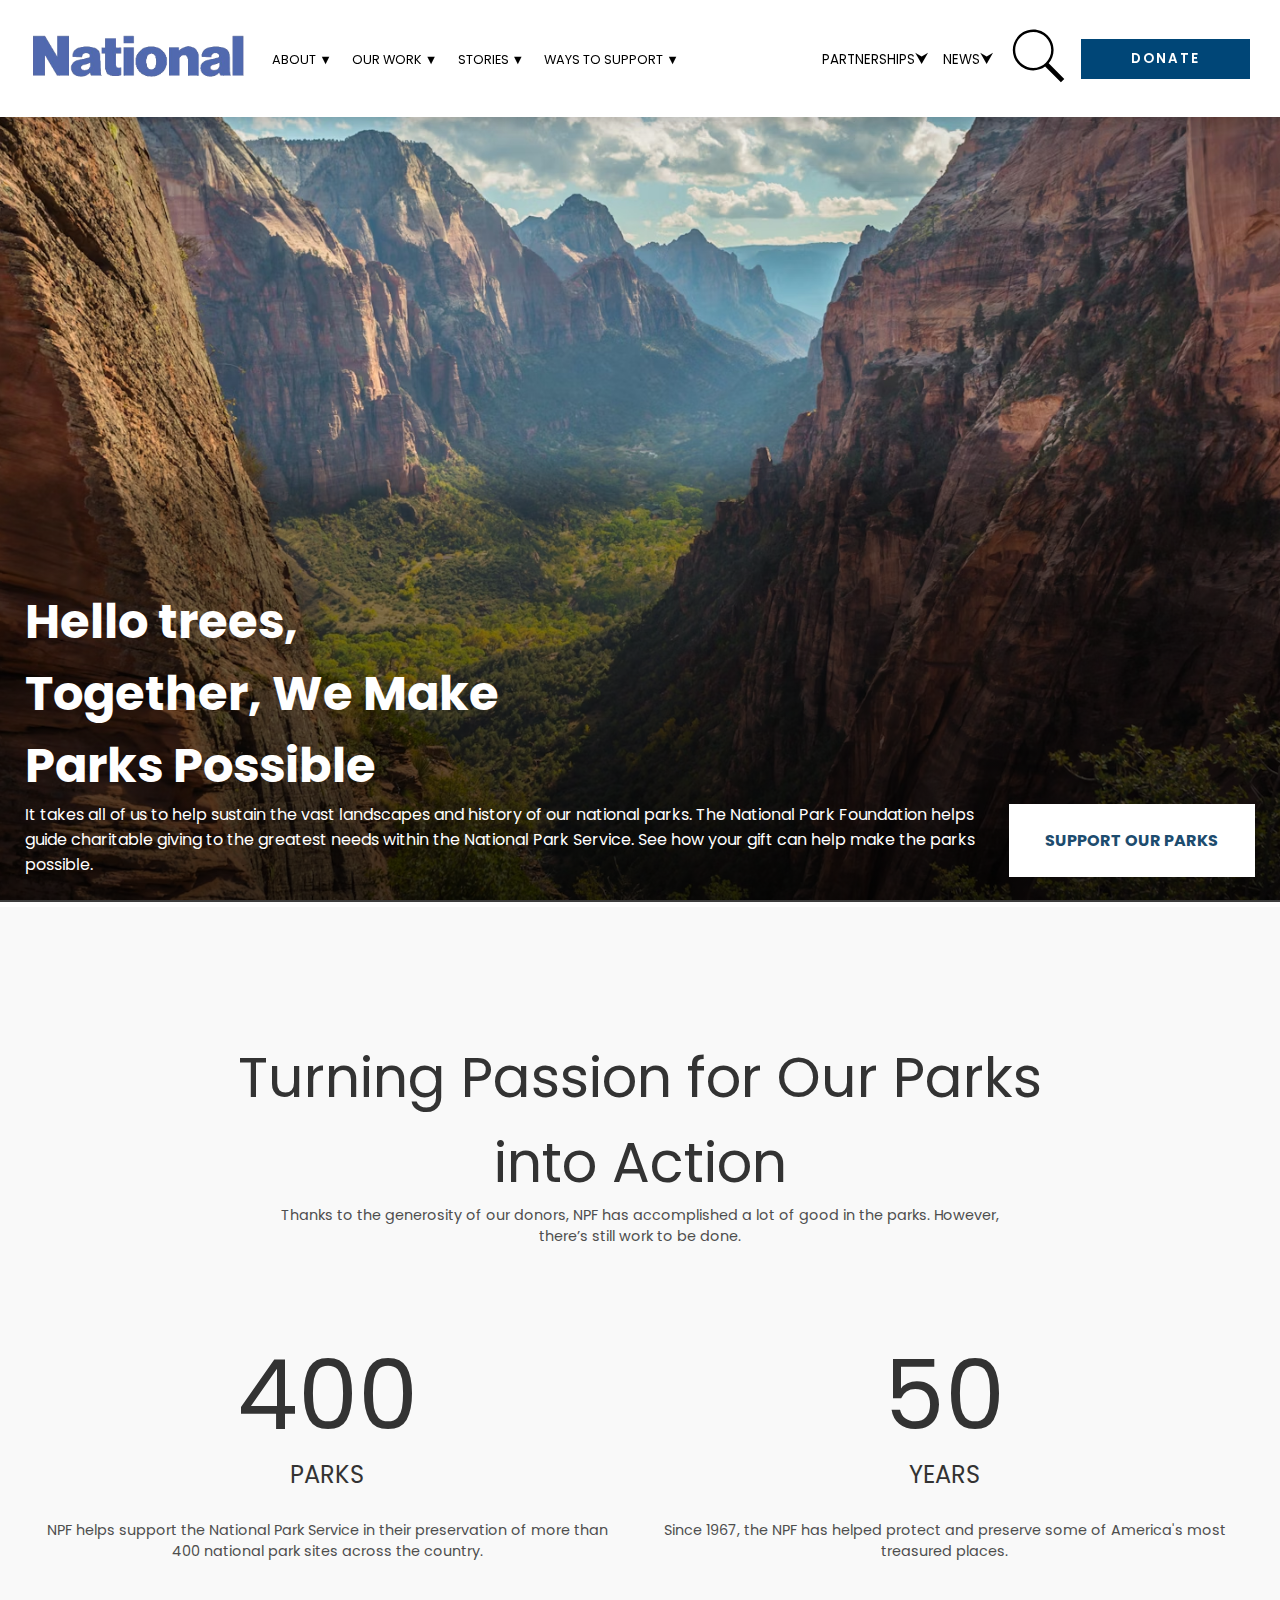
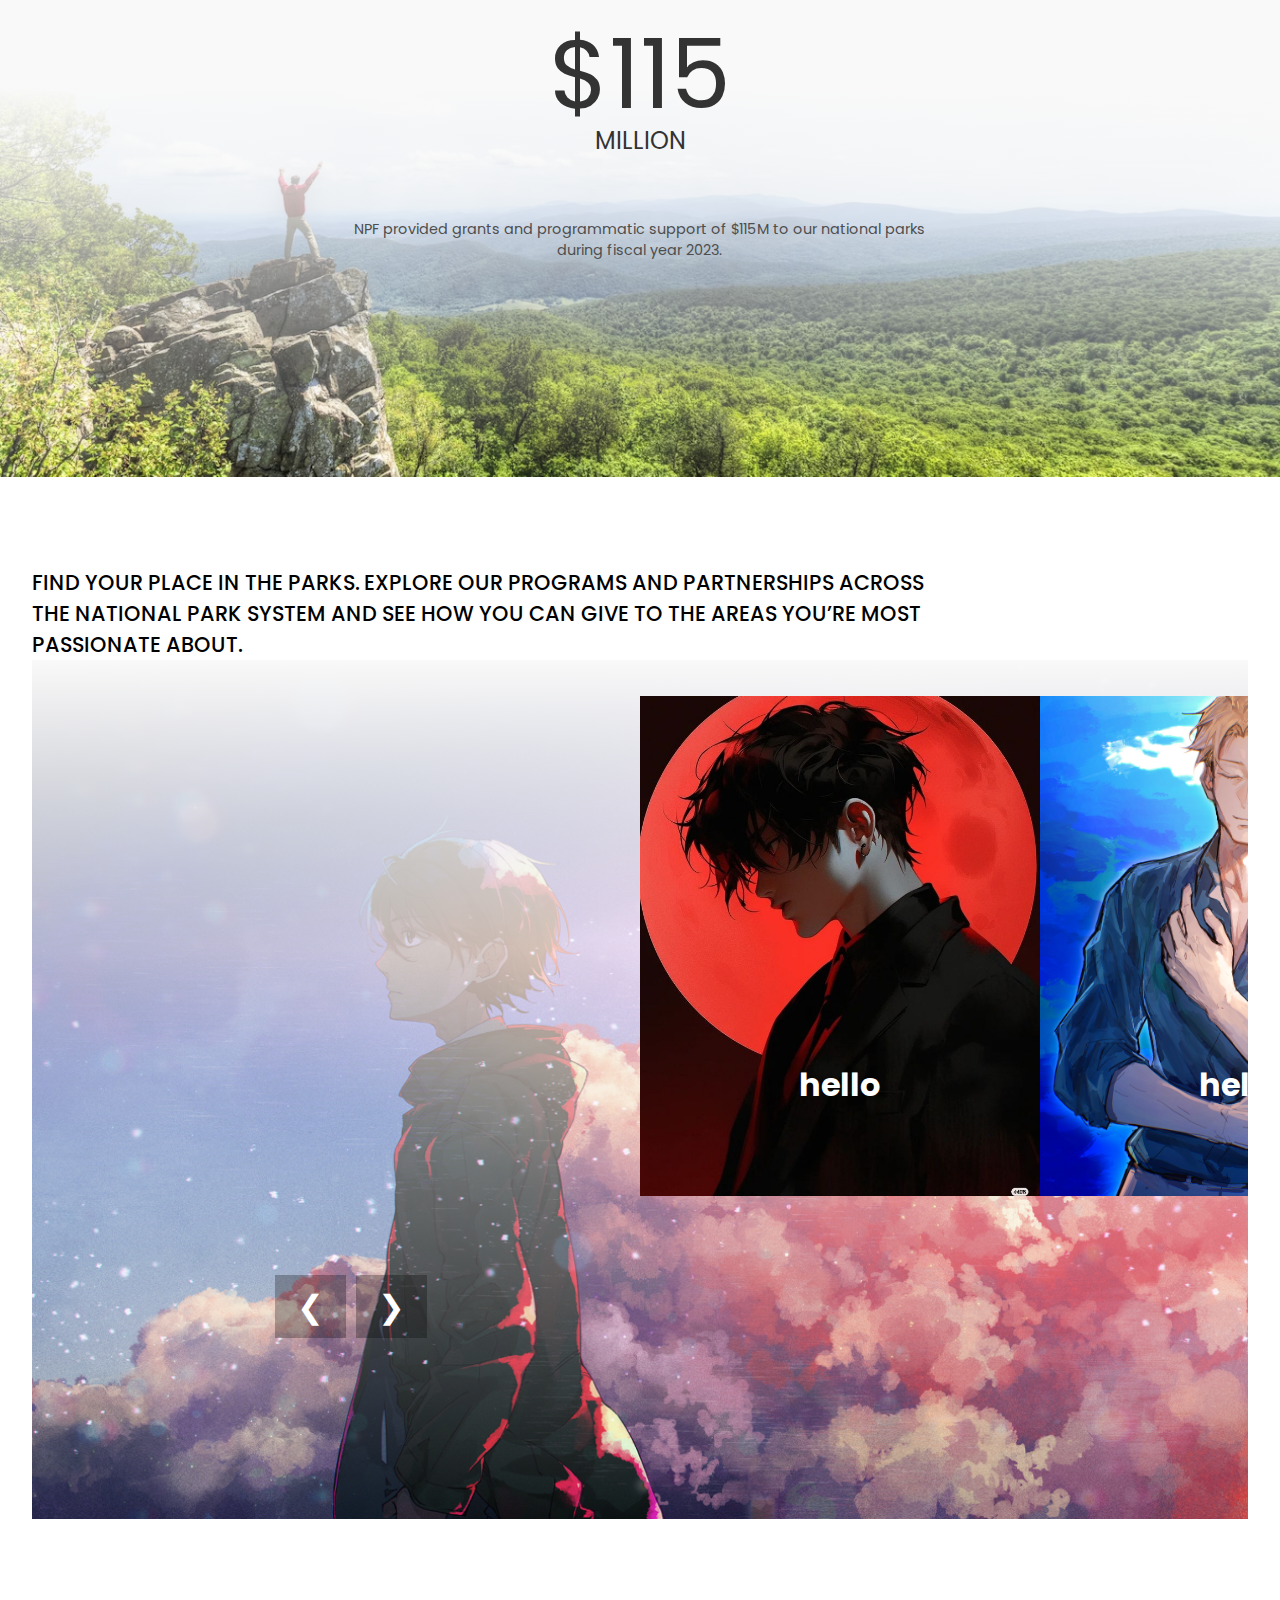
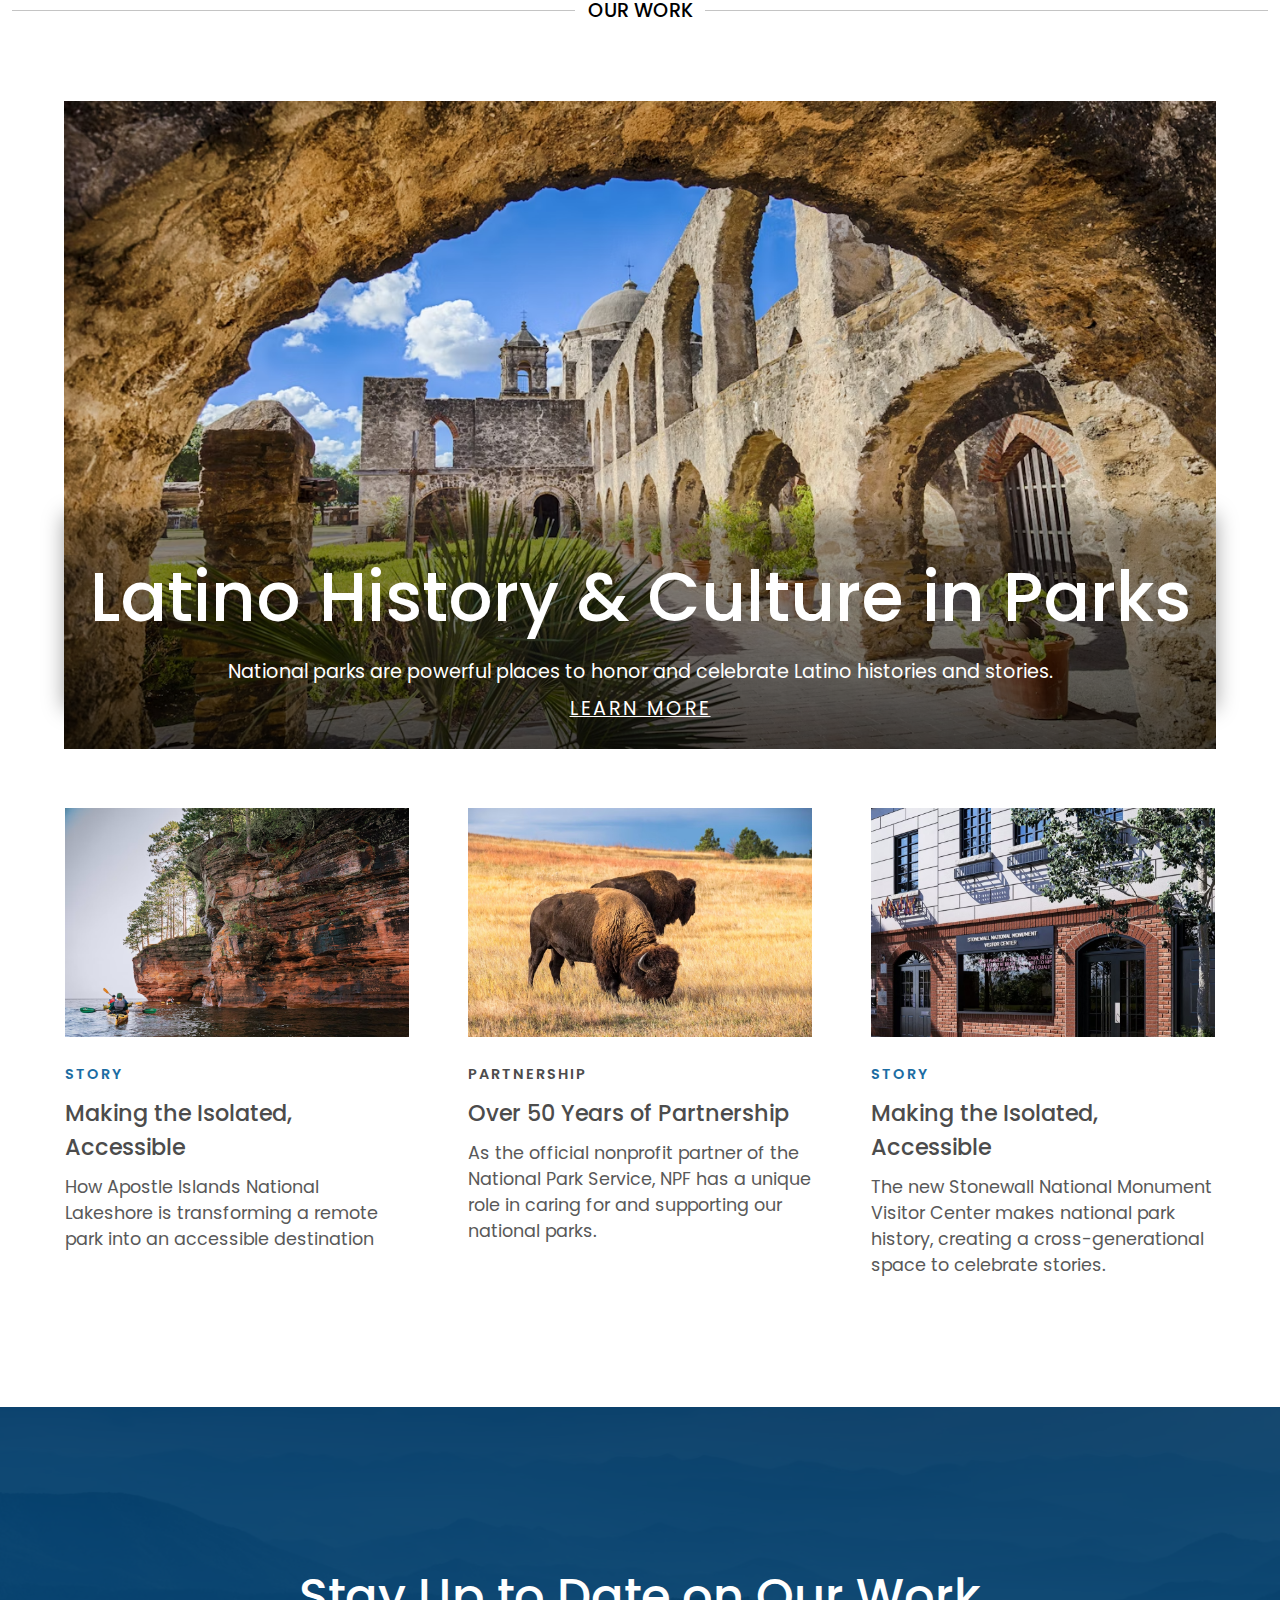
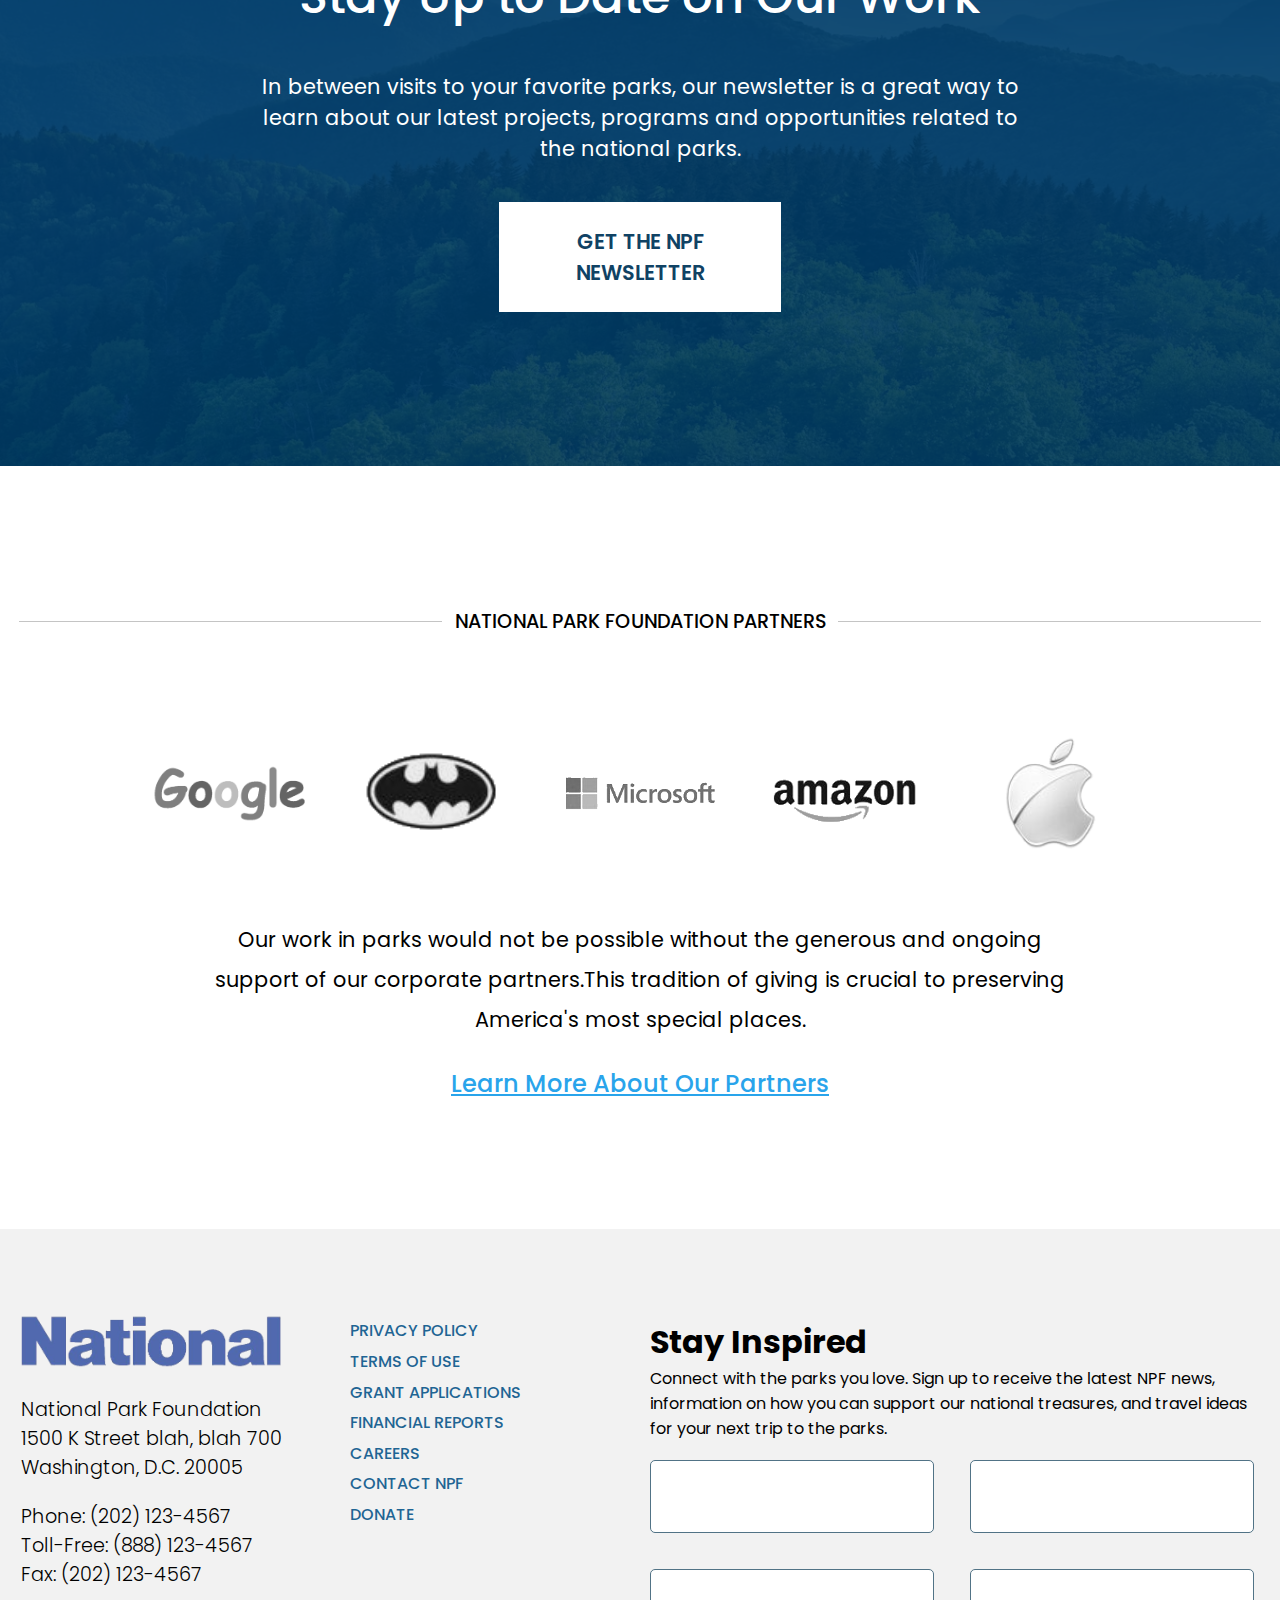
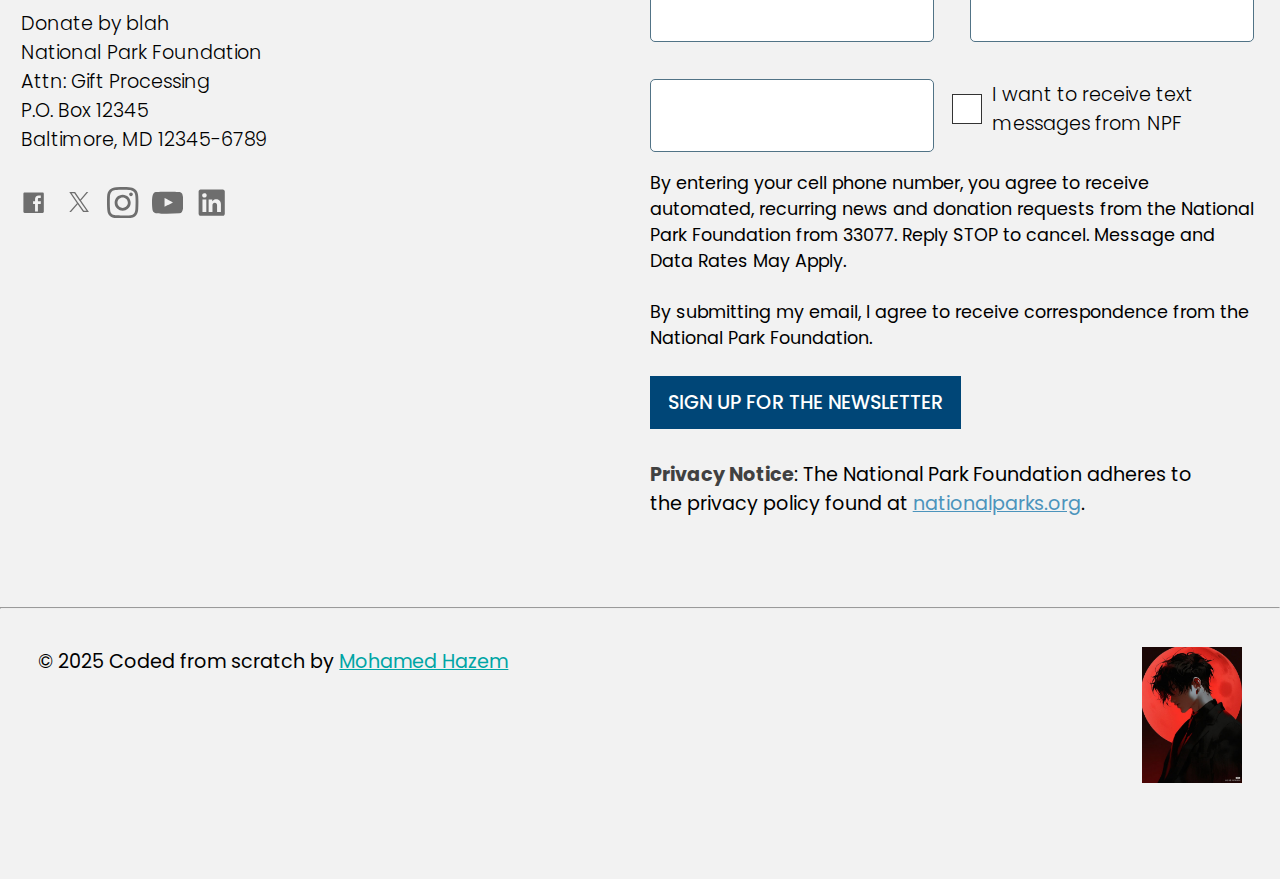
<file: index.html>
<!DOCTYPE html>
<html lang="en">

<head>
    <meta charset="UTF-8">
    <meta name="viewport" content="width=device-width, initial-scale=1.0">
    <title>Project2</title>
    <link rel="shortcut icon" href="favicon.ico" type="image/x-icon">
    <link rel="stylesheet" href="style.css">
    <script defer src="/app.js"></script>
</head>

<body>

    <header class="navbar">
        <div class="logo">
            <a href=""><img src="/img/logo.png" alt=""></a>
        </div>

        <div class="more">
            <div class="about">
                <button class="button about-btn">
                    ABOUT
                    <span class="arrow">▼</span>
                </button>
                <div class="test">
                    Hi!, I'm Front-end dev with experience in responsive website ,css and designing
                    <a class="a-about" href="https://www.upwork.com/freelancers/~01a2930803da8230a9" target="_blank">UpWork</a>
                    <a class="a-about" href="https://github.com/mohamedhazem5341" target="_blank">Github</a>
                </div>
            </div>
            <div class="ourwork">
                <button class="button ourwork-btn">
                    OUR WORK
                    <span class="arrow">▼</span>
                </button>
                <div class="test">
                    Hi!, I'm Front-end dev with experience in responsive website ,css and designing
                    <a class="a-about" href="https://www.upwork.com/freelancers/~01a2930803da8230a9" target="_blank">UpWork</a>
                    <a class="a-about" href="https://github.com/mohamedhazem5341" target="_blank">Github</a>
                </div>
            </div>
            <div class="story">
                <button class="button story-btn">
                    STORIES
                    <span class="arrow">▼</span>
                </button>
                <div class="test">
                    Hi!, I'm Front-end dev with experience in responsive website ,css and designing
                    <a class="a-about" href="https://www.upwork.com/freelancers/~01a2930803da8230a9" target="_blank">UpWork</a>
                    <a class="a-about" href="https://github.com/mohamedhazem5341" target="_blank">Github</a>
                </div>
            </div>
            <div class="waysupport">
                <button class="button way-btn">
                    WAYS TO SUPPORT
                    <span class="arrow">▼</span>
                </button>
                <div class="test">
                    Hi!, I'm Front-end dev with experience in responsive website ,css and designing
                    <a class="a-about" href="https://www.upwork.com/freelancers/~01a2930803da8230a9" target="_blank">UpWork</a>
                    <a class="a-about" href="https://github.com/mohamedhazem5341" target="_blank">Github</a>
                </div>
            </div>
        </div>

        <div class="info">
            <button class="part button" >PARTNERSHIPS<span class="darrow">⮟</span></button>
            <button class="news button" >NEWS<span class="darrow">⮟</span></button>
            <button class="search-btn"><img src="/img/search-icon.svg" alt=""></button>
            <button class="donate">DONATE</button>
            <button class="menu"><img src="/img/menu.png" alt=""></button>
        </div>

    </header>
    <div class="smallmenu">
        <button class="close"><img src="/img/close.png" alt=""></button>
            <div class="smalldiv">
                <div class="sabout">
                    <button class="button about-btn btn" id="btn">
                        ABOUT
                    </button>

                    <div class="stest">
                        <button class="back"><img src="/img/back.svg" alt=""></button>
                        <div class="me">
                            Hi!, I'm Front-end dev with experience in responsive website ,css and designing
                        <a class="a-about" href="https://www.upwork.com/freelancers/~01a2930803da8230a9" target="_blank">UpWork</a>
                        <a class="a-about" href="https://github.com/mohamedhazem5341" target="_blank">Github</a>
                        </div>
                    </div>
                </div>
                <div class="sourwork">
                    <button class="button ourwork-btn" id="btn2">
                        OUR WORK
                    </button>
                    <div class="stest">
                        Hi!, I'm Front-end dev with experience in responsive website ,css and designing
                        <a class="a-about" href="https://www.upwork.com/freelancers/~01a2930803da8230a9" target="_blank">UpWork</a>
                        <a class="a-about" href="https://github.com/mohamedhazem5341" target="_blank">Github</a>
                    </div>
                </div>
                <div class="sstory">
                    <button class="button story-btn" id="btn3">
                        STORIES
                    </button>
                    <div class="test">
                        Hi!, I'm Front-end dev with experience in responsive website ,css and designing
                        <a class="a-about" href="https://www.upwork.com/freelancers/~01a2930803da8230a9" target="_blank">UpWork</a>
                        <a class="a-about" href="https://github.com/mohamedhazem5341" target="_blank">Github</a>
                    </div>
                </div>
                <div class="swaysupport" id="btn4">
                    <button class="button way-btn">
                        WAYS TO SUPPORT
                    </button>
                    <div class="test">
                        Hi!, I'm Front-end dev with experience in responsive website ,css and designing
                        <a class="a-about" href="https://www.upwork.com/freelancers/~01a2930803da8230a9" target="_blank">UpWork</a>
                        <a class="a-about" href="https://github.com/mohamedhazem5341" target="_blank">Github</a>
                    </div>
                </div>
                <button class="spart button" id="btn5">PARTNERSHIPS</button>
                <button class="snews button" id="btn6">NEWS</button>
            </div>
    </div>
    <!-- section 1 start -->
    <section class="section-1">
        <img src="/img/img1.avif" alt="">
        <div class="us">
            <div class="sec-1">
                <h1>
                    Hello trees,
                </h1>
                <h2>
                    Together, We Make Parks Possible
                </h2>
                <p>
                    It takes all of us to help sustain the vast landscapes and history of our national parks. The
                    National Park
                    Foundation helps guide charitable giving to the greatest needs within the National Park Service. See
                    how
                    your gift can help make the parks possible.
                </p>

            </div>
            <div class="sec-2">
                <button>SUPPORT OUR PARKS</button>
            </div>
        </div>
    </section>
    <!-- section 1 end -->

    <!-- section 2 start -->
    <section class="section-2">

        <article class="art-1">
            <div class="div-1">
                <h1>Turning Passion for Our Parks into Action</h1>
                <p>Thanks to the generosity of our donors, NPF has accomplished a lot of good in the parks. However,
                    there’s still work to be done.</p>
            </div>

            <div class="div-2">
                <h1>400 </h1>
                <h2>PARKS</h2>
                <p>NPF helps support the National Park Service in their preservation of more than 400 national park
                    sites across the country.</p>
            </div>

            <div class="div-3">
                <h1>50</h1>
                <h2>YEARS</h2>
                <p>Since 1967, the NPF has helped protect and preserve some of America's most treasured places.</p>
            </div>

            <div class="div-4">
                <h1>$115</h1>
                <h2>MILLION</h2>
                <p>NPF provided grants and programmatic support of $115M to our national parks during fiscal year 2023.
                </p>
            </div>
        </article>



        <img class="bg-img" src="/img/img2.avif" alt="">
    </section>
    <!-- section 2 end -->

    <!-- section 3 start -->
    <section class="section-3">
        <p class="section-3-p">
            FIND YOUR PLACE IN THE PARKS. EXPLORE OUR PROGRAMS AND PARTNERSHIPS ACROSS THE NATIONAL PARK SYSTEM AND SEE
            HOW YOU CAN GIVE TO THE AREAS YOU’RE MOST PASSIONATE ABOUT.
        </p>

        <article class="art-1">
            <div class="slider-tracker">
                <div class="slider" id="slider">
                    <div class="alls">
                        <div class="slide1">
                            <section class="slide-img">
                                <img src="/img/slide1.jpeg" alt="">
                            </section>
                            <a class="slide-info">
                                <h1>hello</h1>
                                <p>Learn more</p>
                            </a>
                        </div>
                        <div class="slide1">
                            <section class="slide-img">
                                <img src="/img/slide2.jpg" alt="">
                            </section>
                            <a class="slide-info">
                                <h1>hello</h1>
                                <p>Learn more</p>
                            </a>
                        </div>
                        <div class="slide1">
                            <section class="slide-img">
                                <img src="/img/slide3.jpg" alt="">
                            </section>
                            <a class="slide-info">
                                <h1>hello</h1>
                                <p>Learn more</p>
                            </a>
                        </div>
                        <div class="slide1">
                            <section class="slide-img">
                                <img src="/img/slide4.jpg" alt="">
                            </section>
                            <a class="slide-info">
                                <h1>hello</h1>
                                <p>Learn more</p>
                            </a>
                        </div>
                        <div class="slide1">
                            <section class="slide-img">
                                <img src="/img/slide5.jpg" alt="">
                            </section>
                            <a class="slide-info">
                                <h1>hello</h1>
                                <p>Learn more</p>
                            </a>
                        </div>
                        <div class="slide1">
                            <section class="slide-img">
                                <img src="/img/slide6.jpg" alt="">
                            </section>
                            <a class="slide-info">
                                <h1>hello</h1>
                                <p>Learn more</p>
                            </a>
                        </div>
                        <div class="slide1">
                            <section class="slide-img">
                                <img src="/img/slide3.jpg" alt="">
                            </section>
                            <a class="slide-info">
                                <h1>hello</h1>
                                <p>Learn more</p>
                            </a>
                        </div>
                        <div class="slide1">
                            <section class="slide-img">
                                <img src="/img/slide4.jpg" alt="">
                            </section>
                            <a class="slide-info">
                                <h1>hello</h1>
                                <p>Learn more</p>
                            </a>
                        </div>
                    </div>
                </div>

                <div class="btns">
                    <button class="prevbtn" onclick="scrollLeft()">&#10094;</button>
                    <button class="nextbtn" onclick="scrollRight()">&#10095;</button>
                </div>
            </div>
            <img class="bg-img" src="/img/1124802.jpg" alt="">
        </article>
    </section>
    <!-- section 3 end -->
    <div class="break">
        <p>
            OUR WORK
        </p>
    </div>
    <!-- section 4 start -->
    <section class="section-4">
        <article class="art-1">
            <div class="art-1-img">
                <img src="/img/img4.avif" alt="">
            </div>
            <div class="art-1-info">
                <h1>Latino History & Culture in Parks</h1>
                <p>National parks are powerful places to honor and celebrate Latino histories and stories.</p>
                <a href="">LEARN MORE</a>
            </div>
        </article>


        <article class="art-2">
            <div class="art2-div">
                <div class="div1-img">
                    <img src="/img/img7.avif" alt="">
                </div>
                <a class="a-story" href="https://www.youtube.com" target="_blank">STORY</a>
                <a class="main-link" href=""></a>
                <div class="main-title">Making the Isolated, Accessible</div>
                <p class="main-dis">
                    How Apostle Islands National Lakeshore is transforming a remote park into an accessible
                    destination
                </p>
            </div>

            <div class="art2-div">
                <div class="div1-img">
                    <img src="/img/img5.avif" alt="">
                </div>
                <div class="a-part" target="_blank">PARTNERSHIP</div>
                <a class="main-link" href=""></a>
                <div class="main-title">Over 50 Years of Partnership</div>
                <p class="main-dis">
                    As the official nonprofit partner of the National Park Service, NPF has a unique role in caring for
                    and supporting our national parks.
                </p>
            </div>

            <div class="art2-div">
                <div class="div1-img">
                    <img src="/img/img6.avif" alt="">
                </div>
                <a class="a-story" href="https://www.youtube.com" target="_blank">STORY</a>
                <a class="main-link" href=""></a>
                <div class="main-title">Making the Isolated, Accessible</div>
                <p class="main-dis">
                    The new Stonewall National Monument Visitor Center makes national park history, creating a
                    cross-generational space to celebrate stories.
                </p>
            </div>
        </article>
    </section>
    <!-- section 4 end -->

    <!-- section 5 start -->
    <section class="section-5">
        <div class="sec5-bg">
            <div class="sec5-info">
                <h1>
                    Stay Up to Date on Our Work
                </h1>
                <p>
                    In between visits to your favorite parks, our newsletter is a great way to learn about our latest
                    projects, programs and opportunities related to the national parks.
                </p>
                <button>GET THE NPF NEWSLETTER</button>
            </div>
        </div>
    </section>
    <!-- section 5 end -->
    <div class="break2">
        <p>
            NATIONAL PARK FOUNDATION PARTNERS
        </p>
    </div>

    <!-- section 6 start -->
    <section class="section-6">
        <div class="art-1">
            <a href=""><img src="/img/logo1.png" alt=""></a>
            <a href=""><img src="/img/logo2.png" alt=""></a>
            <a href=""><img src="/img/logo3.png" alt=""></a>
            <a href=""><img src="/img/logo4.png" alt=""></a>
            <a href=""><img src="/img/logo5.png" alt=""></a>
        </div>
        <div class="art-2">
            <p>
                Our work in parks would not be possible without the generous and ongoing support of our corporate
                partners.This tradition of giving is crucial to preserving America's most special places.
            </p>
            <a href="">
                Learn More About Our Partners
            </a>
        </div>
    </section>
    <!-- section 6 end -->

    <!-- section 7 start -->

    <section class="section-7">

        <article class="art-1">

            <div class="art1-logo">
                <img src="/img/logo.png" alt="">
            </div>

            <div class="art1-ps">
                <p>
                    National Park Foundation
                    <br>
                    1500 K Street blah, blah 700
                    Washington, D.C. 20005
                </p>

                <p>
                    Phone: (202) 123-4567
                    <br>
                    Toll-Free: (888) 123-4567
                    <br>
                    Fax: (202) 123-4567
                </p>

                <p>
                    Donate by blah
                    <br>
                    National Park Foundation
                    <br>
                    Attn: Gift Processing
                    <br>
                    P.O. Box 12345
                    <br>
                    Baltimore, MD 12345-6789
                </p>
            </div>

            <div class="art1-medias">
                <a href="">
                    <svg viewBox="-5.5 0 32 32" version="1.1" xmlns="http://www.w3.org/2000/svg">
                        <g id="SVGRepo_bgCarrier" stroke-width="0"></g>
                        <g id="SVGRepo_tracerCarrier" stroke-linecap="round" stroke-linejoin="round"></g>
                        <g id="SVGRepo_iconCarrier">
                            <title>facebook</title>
                            <path
                                d="M1.188 5.594h18.438c0.625 0 1.188 0.563 1.188 1.188v18.438c0 0.625-0.563 1.188-1.188 1.188h-18.438c-0.625 0-1.188-0.563-1.188-1.188v-18.438c0-0.625 0.563-1.188 1.188-1.188zM14.781 17.281h2.875l0.125-2.75h-3v-2.031c0-0.781 0.156-1.219 1.156-1.219h1.75l0.063-2.563s-0.781-0.125-1.906-0.125c-2.75 0-3.969 1.719-3.969 3.563v2.375h-2.031v2.75h2.031v7.625h2.906v-7.625z">
                            </path>
                        </g>
                    </svg>
                </a>
                <a href="">
                    <svg viewBox="0 0 25 24" fill="none" xmlns="http://www.w3.org/2000/svg" data-icon="x">
                        <path
                            d="M14.3174 10.7749L20.1457 4H18.7646L13.7039 9.88256L9.66193 4H5L11.1122 12.8955L5 20H6.38119L11.7254 13.7878L15.994 20H20.656L14.3171 10.7749H14.3174ZM12.4257 12.9738L11.8064 12.0881L6.87886 5.03974H9.00029L12.9769 10.728L13.5962 11.6137L18.7652 19.0075H16.6438L12.4257 12.9742V12.9738Z">
                        </path>
                    </svg>
                </a>
                <a href="">
                    <svg viewBox="0 0 20 20" version="1.1" xmlns="http://www.w3.org/2000/svg"
                        xmlns:xlink="http://www.w3.org/1999/xlink" stroke="">
                        <g id="SVGRepo_bgCarrier" stroke-width="0"></g>
                        <g id="SVGRepo_tracerCarrier" stroke-linecap="round" stroke-linejoin="round"></g>
                        <g id="SVGRepo_iconCarrier">
                            <defs> </defs>
                            <g id="Page-1" stroke="none" stroke-width="1" fill-rule="evenodd">
                                <g class="insta" id="Dribbble-Light-Preview"
                                    transform="translate(-340.000000, -7439.000000)" fill="#6e6e6e">
                                    <g id="icons" transform="translate(56.000000, 160.000000)">
                                        <path
                                            d="M289.869652,7279.12273 C288.241769,7279.19618 286.830805,7279.5942 285.691486,7280.72871 C284.548187,7281.86918 284.155147,7283.28558 284.081514,7284.89653 C284.035742,7285.90201 283.768077,7293.49818 284.544207,7295.49028 C285.067597,7296.83422 286.098457,7297.86749 287.454694,7298.39256 C288.087538,7298.63872 288.809936,7298.80547 289.869652,7298.85411 C298.730467,7299.25511 302.015089,7299.03674 303.400182,7295.49028 C303.645956,7294.859 303.815113,7294.1374 303.86188,7293.08031 C304.26686,7284.19677 303.796207,7282.27117 302.251908,7280.72871 C301.027016,7279.50685 299.5862,7278.67508 289.869652,7279.12273 M289.951245,7297.06748 C288.981083,7297.0238 288.454707,7296.86201 288.103459,7296.72603 C287.219865,7296.3826 286.556174,7295.72155 286.214876,7294.84312 C285.623823,7293.32944 285.819846,7286.14023 285.872583,7284.97693 C285.924325,7283.83745 286.155174,7282.79624 286.959165,7281.99226 C287.954203,7280.99968 289.239792,7280.51332 297.993144,7280.90837 C299.135448,7280.95998 300.179243,7281.19026 300.985224,7281.99226 C301.980262,7282.98483 302.473801,7284.28014 302.071806,7292.99991 C302.028024,7293.96767 301.865833,7294.49274 301.729513,7294.84312 C300.829003,7297.15085 298.757333,7297.47145 289.951245,7297.06748 M298.089663,7283.68956 C298.089663,7284.34665 298.623998,7284.88065 299.283709,7284.88065 C299.943419,7284.88065 300.47875,7284.34665 300.47875,7283.68956 C300.47875,7283.03248 299.943419,7282.49847 299.283709,7282.49847 C298.623998,7282.49847 298.089663,7283.03248 298.089663,7283.68956 M288.862673,7288.98792 C288.862673,7291.80286 291.150266,7294.08479 293.972194,7294.08479 C296.794123,7294.08479 299.081716,7291.80286 299.081716,7288.98792 C299.081716,7286.17298 296.794123,7283.89205 293.972194,7283.89205 C291.150266,7283.89205 288.862673,7286.17298 288.862673,7288.98792 M290.655732,7288.98792 C290.655732,7287.16159 292.140329,7285.67967 293.972194,7285.67967 C295.80406,7285.67967 297.288657,7287.16159 297.288657,7288.98792 C297.288657,7290.81525 295.80406,7292.29716 293.972194,7292.29716 C292.140329,7292.29716 290.655732,7290.81525 290.655732,7288.98792"
                                            id="instagram-[]"> </path>
                                    </g>
                                </g>
                            </g>
                        </g>
                    </svg>
                </a>
                <a href="">
                    <svg viewBox="0 -3 20 20" version="1.1" xmlns="http://www.w3.org/2000/svg"
                        xmlns:xlink="http://www.w3.org/1999/xlink" fill="">
                        <g id="SVGRepo_bgCarrier" stroke-width="0"></g>
                        <g id="SVGRepo_tracerCarrier" stroke-linecap="round" stroke-linejoin="round"></g>
                        <g id="SVGRepo_iconCarrier">
                            <title>youtube []</title>
                            <desc>Created with Sketch.</desc>
                            <defs> </defs>
                            <g id="Page-1" stroke="none" stroke-width="1" fill="none" fill-rule="evenodd">
                                <g class="youtube" id="Dribbble-Light-Preview"
                                    transform="translate(-300.000000, -7442.000000)" fill="#6e6e6e">
                                    <g id="icons" transform="translate(56.000000, 160.000000)">
                                        <path
                                            d="M251.988432,7291.58588 L251.988432,7285.97425 C253.980638,7286.91168 255.523602,7287.8172 257.348463,7288.79353 C255.843351,7289.62824 253.980638,7290.56468 251.988432,7291.58588 M263.090998,7283.18289 C262.747343,7282.73013 262.161634,7282.37809 261.538073,7282.26141 C259.705243,7281.91336 248.270974,7281.91237 246.439141,7282.26141 C245.939097,7282.35515 245.493839,7282.58153 245.111335,7282.93357 C243.49964,7284.42947 244.004664,7292.45151 244.393145,7293.75096 C244.556505,7294.31342 244.767679,7294.71931 245.033639,7294.98558 C245.376298,7295.33761 245.845463,7295.57995 246.384355,7295.68865 C247.893451,7296.0008 255.668037,7296.17532 261.506198,7295.73552 C262.044094,7295.64178 262.520231,7295.39147 262.895762,7295.02447 C264.385932,7293.53455 264.28433,7285.06174 263.090998,7283.18289"
                                            id="youtube-[]"> </path>
                                    </g>
                                </g>
                            </g>
                        </g>
                    </svg></a>
                <a href="">
                    <svg viewBox="0 0 24 24" xmlns="http://www.w3.org/2000/svg">
                        <g id="SVGRepo_bgCarrier" stroke-width="0"></g>
                        <g id="SVGRepo_tracerCarrier" stroke-linecap="round" stroke-linejoin="round"></g>
                        <g id="SVGRepo_iconCarrier">
                            <path
                                d="M22 3.47059V20.5294C22 20.9194 21.8451 21.2935 21.5693 21.5693C21.2935 21.8451 20.9194 22 20.5294 22H3.47059C3.08056 22 2.70651 21.8451 2.43073 21.5693C2.15494 21.2935 2 20.9194 2 20.5294V3.47059C2 3.08056 2.15494 2.70651 2.43073 2.43073C2.70651 2.15494 3.08056 2 3.47059 2H20.5294C20.9194 2 21.2935 2.15494 21.5693 2.43073C21.8451 2.70651 22 3.08056 22 3.47059ZM7.88235 9.64706H4.94118V19.0588H7.88235V9.64706ZM8.14706 6.41177C8.14861 6.18929 8.10632 5.96869 8.02261 5.76255C7.93891 5.55642 7.81542 5.36879 7.65919 5.21039C7.50297 5.05198 7.31708 4.92589 7.11213 4.83933C6.90718 4.75277 6.68718 4.70742 6.46471 4.70588H6.41177C5.95934 4.70588 5.52544 4.88561 5.20552 5.20552C4.88561 5.52544 4.70588 5.95934 4.70588 6.41177C4.70588 6.86419 4.88561 7.29809 5.20552 7.61801C5.52544 7.93792 5.95934 8.11765 6.41177 8.11765C6.63426 8.12312 6.85565 8.0847 7.06328 8.00458C7.27092 7.92447 7.46074 7.80422 7.62189 7.65072C7.78304 7.49722 7.91237 7.31346 8.00248 7.10996C8.09259 6.90646 8.14172 6.6872 8.14706 6.46471V6.41177ZM19.0588 13.3412C19.0588 10.5118 17.2588 9.41177 15.4706 9.41177C14.8851 9.38245 14.3021 9.50715 13.7799 9.77345C13.2576 10.0397 12.8143 10.4383 12.4941 10.9294H12.4118V9.64706H9.64706V19.0588H12.5882V14.0529C12.5457 13.5403 12.7072 13.0315 13.0376 12.6372C13.3681 12.2429 13.8407 11.9949 14.3529 11.9471H14.4647C15.4 11.9471 16.0941 12.5353 16.0941 14.0176V19.0588H19.0353L19.0588 13.3412Z">
                            </path>
                        </g>
                    </svg></a>
            </div>

        </article>

        <article class="art-2">
            <a href="">PRIVACY POLICY</a>
            <a href="">TERMS OF USE</a>
            <a href="">GRANT APPLICATIONS</a>
            <a href="">FINANCIAL REPORTS</a>
            <a href="">CAREERS</a>
            <a href="">CONTACT NPF</a>
            <a href="">DONATE</a>
        </article>


        <article class="art-3">

            <div class="stay-div">
                <h1>Stay Inspired</h1>
                <p>
                    Connect with the parks you love. Sign up to receive the latest NPF news, information on how you can
                    support our national treasures, and travel ideas for your next trip to the parks.
                </p>
            </div>

            <form class="last-form" action="">
                <input class="input" type="text">
                <input class="input" type="text">
                <input class="input" type="email">
                <input class="input" type="">
                <input class="input numb" type="number">

                <label class="container" for="check">
                    <input id="check" type="checkbox">
                    <span class="checkmark"></span>
                    <p>I want to receive text messages from NPF</p>
                </label>
            </form>

            <div class="signup-div">
                <p class="p1">
                    By entering your cell phone number, you agree to receive automated, recurring news and donation
                    requests
                    from the National Park Foundation from 33077. Reply STOP to cancel. Message and Data Rates May
                    Apply.
                </p>
                <br>
                <p class="p2">
                    By submitting my email, I agree to receive correspondence from the National Park Foundation.
                </p>
                <br>
                <button class="btn">
                    SIGN UP FOR THE NEWSLETTER
                </button>
                <p class="p3">
                    <span>Privacy Notice</span>: The National Park Foundation adheres to the privacy policy found at
                    <a href="">nationalparks.org</a>.
                </p>
            </div>
        </article>

    </section>
    <!-- section 7 end -->
    <hr>

    <footer>
        <div class="div1">
            <p>
                © 2025 Coded from scratch by <a href="https://www.upwork.com/freelancers/~01a2930803da8230a9" target="_blank">Mohamed Hazem</a>
            </p>
        </div>

        <div class="div2">
            <div class="div-img">
                <img src="/img/slide1.jpeg" alt="">
            </div>
        </div>
    </footer>
</body>

</html>
</file>
<file: style.css>
@import url("https://fonts.googleapis.com/css2?family=Poppins:ital,wght@0,100;0,200;0,300;0,400;0,500;0,600;0,700;0,800;0,900;1,100;1,200;1,300;1,400;1,500;1,600;1,700;1,800;1,900&display=swap");

* {
  margin: 0;
  padding: 0;
  box-sizing: border-box;
  font-family: poppins;
}
a {
  text-decoration: none;
}

/* navbar start */
.navbar {
  background-image: linear-gradient(
    to bottom,
    rgba(0, 0, 0, 0.575),
    rgba(0, 0, 0, 0.205)
  );
  box-shadow: 0px 45px 15px rgba(0, 0, 0, 0.205);
  width: 100%;
  position: absolute;
  z-index: 4;
  display: flex;
  flex-direction: row;
  align-items: center;
  justify-content: space-between;
  padding-block: 2%;
  padding-inline: 2%;
  transition: all 0.3s ease;
  color: white;
}
.navbar:hover {
  background: #ffffff;
  box-shadow: 0px 5px 15px rgba(0, 0, 0, 0.205);
  filter: brightness(100%);
  color: black;
}
.navbar:hover a {
  color: black;
}
.navbar .logo {
  width: clamp(250px, 12%, 13%);
  filter: invert(1) brightness(100);
}
.navbar:hover .logo {
  filter: invert(0);
}
.navbar .logo img {
  width: 100%;
}

/* more start (mid part)*/
.navbar .more {
  position: relative;
  width: 50%;
  display: flex;
  gap: 20px;
  margin-left: 2%;
}
.navbar .more .button {
  font-size: 0.8rem;
  background: none;
  border: none;
  color: #ffffff;
}
.button:hover {
  text-decoration: underline;
  text-underline-offset: 5px;
  text-decoration-thickness: 2px;
  text-decoration-color: rgb(105, 105, 240);
}
.navbar:hover .button {
  cursor: pointer;
  color: black;
}
/* more end (mid part)*/

/* info start (right part) */
.info {
  display: flex;
  justify-content: space-evenly;
  align-items: center;
  gap: 10px;
  width: 40%;
}
.info .menu {
  display: none;
}
.info a {
  color: white;
  font-size: 0.8rem;
}
.info a:hover {
  text-decoration: underline;
  text-underline-offset: 5px;
  text-decoration-thickness: 2px;
  text-decoration-color: rgb(105, 105, 240);
}
.darrow {
  font-size: 1rem;
  font-family: poppins;
}
.search-btn {
  background: none;
  border: none;
  color: white;
  width: clamp(60px, 1vw, 1vw);
  min-width: 30px;
}
.search-btn:hover {
  cursor: pointer;
}
.search-btn img {
  width: 100%;
  filter: invert(1) brightness(2);
}
.navbar:hover .search-btn img {
  filter: invert(0);
}
.donate {
  padding-block: 10px;
  padding-inline: 50px;
  font-weight: 600;
  letter-spacing: 2px;
  color: white;
  border: none;
  background-color: #004677;
}
.donate:hover {
  cursor: pointer;
}
/* info end (right part)*/
/* navbar end */

/* about info start*/
.test {
  border: 1px solid #333;
  padding: 1%;
  display: none;
  flex-direction: column;
  width: 100%;
  background-color: #ffffff;
  position: absolute;
  top: 100%;
  left: 0;
  z-index: 1;
}
.a-about{
  margin: auto;
  color: rgb(0, 126, 126) !important;
  text-decoration: underline;
  transition: all 0.3s ease;
}
.a-about:hover{
  letter-spacing: 3px;
}
.about:hover .test {
  display: flex;
  animation: dropdownAnimation 0.2s ease-out;
}
.ourwork:hover .test {
  display: flex;
  animation: dropdownAnimation 0.2s ease-out;
}
.story:hover .test {
  display: flex;
  animation: dropdownAnimation 0.2s ease-out;
}
.waysupport:hover .test {
  display: flex;
  animation: dropdownAnimation 0.2s ease-out;
}
.part{
  background: none;
  border: none;
  color: white;
}
.navbar:hover .part{
  color: black;
}
.part:hover{
  cursor: pointer;
}
.news{
  background: none;
  border: none;
  color: white;
}
.navbar:hover .news{
  color: black;
}
@keyframes dropdownAnimation {
  0% {
    opacity: 0;
    transform: translateY(-10px);
  }
  100% {
    opacity: 1;
    transform: translateY(0);
  }
}
.smallmenu{
  display: none;
  flex-direction: column;
  padding: 10%;
  position: fixed;
  top: 0;
  bottom: 0;
  left: 0;
  right: 0;
  z-index: 100;
  background-color: rgb(235, 235, 235);
  transition: all 0.3s ease;
}
.show{
  display: flex;
  animation: Show 0.2s linear forwards;
}
@keyframes Show{
  from{transform: translateX(70%);}
  to{transform: translateX(0%);}
}
.close{
  width: clamp(70px,15%,10vw);
}
.close img{
  width: 100%;
  filter: invert(2);
}
.smallmenu .smalldiv{
  display: flex;
  flex-direction: column;
  gap: 30px;
  text-align: start;
}
.smallmenu button{
  background: none;
  border: none;
  font-size: clamp(1.5rem,5vw,5vw);
}
.snews,
.spart{
  text-align: start;
}
.stest{
  display: none;
  flex-direction: column;
  justify-content: center;
  align-items: center;
  background-color: rgb(235, 235, 235);
  position: fixed;
  top: 0;
  bottom: 0;
  left: 0;
  right: 0;
}
.me{
  text-align: center;
  font-size: clamp(1.5rem,5vw,5vw);
}
.me a{
  display: block;
}
.back{
  margin: 5%;
  position: absolute;
  top: 0;
  left: 0;
  width: 20%;
}
.back img{
  width: 100%;
  filter: invert(2);
}

.show{
  display: flex !important;
  animation: Show 0.2s linear forwards;
}
@keyframes Show{
  from{transform: translateX(70%);}
  to{transform: translateX(0%);}
}
/* about info end*/

/* section 1 start */
.section-1 {
  position: relative;
  z-index: 1;
  overflow: hidden;
}
.section-1 img {
  width: 100%;
  height: 100vh;
  object-fit: cover;
}
.us {
  background-image: linear-gradient(
    to top,
    rgba(0, 0, 0, 0.76),
    rgba(0, 0, 0, 0.432)
  );
  box-shadow: -10px -80px 40px rgba(0, 0, 0, 0.432);
  position: absolute;
  z-index: 2;
  bottom: 5px;
  width: 100%;
  color: white;
  padding: 1%;
  display: flex;
  flex-direction: row;
  align-items: end;
}
.us .sec-1 {
  padding: 1%;
  width: 80%;
}
.us h1 {
  font-size: clamp(2.3rem, 6vw, 3rem);
  width: 100%;
}
.us h2 {
  font-size: clamp(2.3rem, 6vw, 3rem);
  width: 60%;
}
.us .sec-2 {
  margin: 1%;
  width: 20%;
}
.us button {
  width: 100%;
  font-size: 1rem;
  font-weight: 700;
  padding-inline: 28px;
  padding-block: 22px;
  background-color: #ffffff;
  border: none;
  color: #1d4c6e;
  border: 2px solid white;
  transition: all 0.2s ease;
}
.us button:hover {
  cursor: pointer;
  color: white;
  border: 2px solid white;
  background-color: #1d4c6e00;
}
/* section 1 end */

/* section 2 start */
.section-2 {
  position: relative;
  width: 100%;
  height: 130vh;
}
.section-2 img {
  width: 100%;
}
.section-2 .bg-img {
  position: absolute;
  bottom: 0px;
  z-index: 1;
}
.section-2 .art-1 {
  background-image: linear-gradient(
    to bottom,
    #f9f9f9,
    #f9f9f9,
    #f9f9f9,
    rgba(255, 255, 255, 0.027)
  );
  position: relative;
  z-index: 2;
  display: flex;
  height: 100%;
  flex-direction: row;
  flex-wrap: wrap;
  gap: 40px;
  padding: 3%;
  padding-top: 10%;
  padding-bottom: 18.6%;
}
.section-2 .art-1 div {
  display: flex;
  flex-direction: column;
  justify-content: center;
  align-items: center;
  text-align: center;
}
.section-2 .art-1 div h1 {
  color: #333333;
  font-size: 6rem;
  font-weight: 400;
}
.section-2 .art-1 div h2 {
  color: #333333;
}
.section-2 .art-1 div p {
  color: #4e4e4e;
}
.section-2 .art-1 div h2 {
  font-size: 1.5rem;
  font-weight: 400;
  margin-top: -2%;
  margin-bottom: 5%;
}
.section-2 .art-1 div p {
  font-size: 0.9rem;
}
.section-2 .art-1 .div-1 {
  width: 100%;
  margin-bottom: 3%;
}
.section-2 .art-1 .div-1 h1 {
  font-size: 3.5rem;
  width: 70%;
  font-weight: 400;
}
.section-2 .art-1 .div-1 p {
  width: 62%;
}
.section-2 .art-1 .div-2 {
  width: 48%;
}
.section-2 .art-1 .div-3 {
  width: 48%;
}
.section-2 .art-1 .div-4 {
  width: 100%;
}
.section-2 .art-1 .div-4 p {
  width: 50%;
}
/* section 2 end */

/* section 3 srart */
.section-3 {
  padding-top: 7%;
  width: 95%;
  margin: auto;
}
.section-3 .section-3-p {
  font-size: 1.3rem;
  font-weight: 500;
  width: 76%;
}
.section-3 .art-1 {
  position: relative;
}
.section-3 .art-1 .bg-img {
  display: block;
  width: 100%;
}
/* slider start */
.section-3 .art-1 .slider-tracker {
  background-image: linear-gradient(to bottom, #f9f9f9, rgba(255, 255, 255, 0));
  position: absolute;
  bottom: 0px;
  height: 100%;
  width: 100%;
  display: flex;
  flex-direction: column;
  gap: 5%;
  overflow: hidden;
}
.alls{
  display: flex;
}
.section-3 .art-1 .slider-tracker .slider {
  width: 600px;
  width: fit-content;
  padding: 3%;
  padding-left: 50%;
  display: flex;
  transition: transform 0.5s ease-in-out;
}
.slider::-webkit-scrollbar {
  display: none;
}
.btns {
  padding-left: 20%;
  display: flex;
  justify-content: start;
  gap: 10px;
  width: 80%;
}
.btns button {
  padding-inline: 3%;
  padding-block: 1%;
  color: white;
  font-size: 2rem;
  border: none;
  background: rgba(0, 0, 0, 0.274);
  transition: all 0.3s ease;
}
.btns button:hover {
  cursor: pointer;
  background: #0b6ca3;
}
.slide1 {
  width: 400px; /* Set your preferred width */
  height: 500px; /* Set your preferred height */
  margin: auto;
  position: relative;
  z-index: 1;
  transition: all 0.2s ease;
}
.slide1:hover {
  z-index: 2;
  cursor: grab;
  scale: 1.1;
  box-shadow: 5px 10px 5px rgba(0, 0, 0, 0.384);
}
.slide-img img {
  width: 400px; /* Set your preferred width */
  height: 500px; /* Set your preferred height */
  object-fit: cover;
  display: block;
}
.slide-info {
  position: absolute;
  bottom: 0px;
  width: 100%;
  color: white;
  height: 35%;
  text-align: center;
  padding-top: 10%;
}
.slide-info p {
  display: none;
  letter-spacing: 3px;
}
@keyframes show {
  from {
    opacity: 0;
  }
  to {
    opacity: 1;
  }
}
.slide-info:hover {
  cursor: pointer;
}
.slide-info:hover p {
  display: block;
  animation: show 0.3s ease;
}
/* slider end */
/* section 3 end */

.break {
  margin-block: 5%;
  width: 100%;
  display: flex;
  flex-direction: row;
  justify-content: center;
  align-items: center;
}
.break p {
  margin: 1%;
  font-size: 1.2rem;
  font-weight: 500;
}
.break::before {
  content: "";
  width: 44%;
  height: 1px;
  background: #c4c4c4;
}
.break::after {
  content: "";
  width: 44%;
  height: 1px;
  background: #c4c4c4;
}

/* section 4 start  */
.section-4 {
  width: 90%;
  margin: auto;
}
.section-4 .art-1 {
  position: relative;
}
.section-4 .art-1 .art-1-img {
  width: 100%;
}
.section-4 .art-1 .art-1-img img {
  width: 100%;
  display: block;
}
.section-4 .art-1 .art-1-info {
  display: flex;
  flex-direction: column;
  justify-content: center;
  align-items: center;
  gap: 5%;
  background-image: linear-gradient(
    to top,
    rgba(0, 0, 0, 0.685),
    rgba(0, 0, 0, 0.37)
  );
  box-shadow: 0px -40px 20px rgba(0, 0, 0, 0.37);
  position: absolute;
  bottom: 0px;
  width: 100%;
  color: white;
  text-align: center;
  height: 30%;
  padding-bottom: 3%;
}
.section-4 .art-1 .art-1-info h1 {
  font-size: 4.3rem;
  font-weight: 500;
}
.section-4 .art-1 .art-1-info p {
  font-size: 1.2rem;
}
.section-4 .art-1 .art-1-info a {
  color: white;
  text-decoration: underline;
  font-size: 1.2rem;
  letter-spacing: 3px;
}
.section-4 .art-1 .art-1-info a:hover {
  text-decoration: none;
}
.section-4 .art-2 {
  margin-top: 5%;
  display: flex;
  flex-direction: row;
  justify-content: space-between;
}
.section-4 .art-2 .art2-div {
  border: 1px solid white;
  position: relative;
  width: 30%;
}
.section-4 .art-2 .art2-div .div1-img img {
  width: 100%;
}
.section-4 .art-2 .art2-div a {
  display: block;
}
.section-4 .art-2 .art2-div .main-link {
  display: flex;
  position: absolute;
  top: 0px;
  height: 100%;
  width: 100%;
}
.a-part {
  position: relative;
  font-weight: 600;
  letter-spacing: 2px;
  font-size: 0.9rem;
  margin-top: 6%;
  margin-bottom: 3%;
  color: #4c4c4c;
}
.section-4 .art-2 .art2-div .a-story {
  position: relative;
  z-index: 2;
  color: #1c6da3;
  font-weight: 600;
  letter-spacing: 2px;
  font-size: 0.9rem;
  margin-top: 6%;
  margin-bottom: 3%;
}
.section-4 .art-2 .art2-div:hover .a-story {
  color: #4c4c4c;
}
/* (.section-4 .art-2 .art2-div:hover .a-story) its should be before (.section-4 .art-2 .art2-div .a-story:hover)  */
.section-4 .art-2 .art2-div .a-story:hover {
  color: #337094;
  text-decoration: underline;
}
.section-4 .art-2 .art2-div .main-title {
  color: #4c4c4c;
  font-size: 1.4rem;
  font-weight: 500;
  margin-bottom: 3%;
}
.section-4 .art-2 .art2-div:hover .main-title {
  color: #2d6d91;
  text-decoration: underline;
}
.section-4 .art-2 .art2-div .main-dis {
  color: #595959;
  font-size: 1.1rem;
}
/* section 4 end  */

/* section 5 start  */
.section-5 {
  margin-block: 10%;
}
.section-5 .sec5-bg {
  background-image: url(/img/img8.avif);
  background-size: cover;
  background-position: center 40%;
  background-repeat: no-repeat;
}
.section-5 .sec5-bg .sec5-info {
  color: white;
  background-color: #003b65e5;
  display: flex;
  flex-direction: column;
  justify-content: center;
  align-items: center;
  height: 100%;
  padding-block: 12%;
}
.section-5 .sec5-bg .sec5-info h1 {
  font-size: 3rem;
  font-weight: 500;
  margin-bottom: 3%;
}
.section-5 .sec5-bg .sec5-info p {
  width: 60%;
  text-align: center;
  font-size: 1.3rem;
  margin-bottom: 3%;
}
.section-5 .sec5-bg .sec5-info button {
  width: 22%;
  font-size: 1.3rem;
  font-weight: 600;
  padding-inline: 28px;
  padding-block: 22px;
  background-color: #ffffff;
  border: none;
  color: #104264;
  border: 2px solid white;
  transition: all 0.2s ease;
}
.section-5 .sec5-bg .sec5-info button:hover {
  cursor: pointer;
  color: white;
  border: 2px solid white;
  background-color: #1d4c6e00;
}
/* section 5 end  */

.break2 {
  margin-block: 5%;
  width: 100%;
  display: flex;
  flex-direction: row;
  justify-content: center;
  align-items: center;
}
.break2 p {
  margin: 1%;
  font-size: 1.2rem;
  font-weight: 500;
}
.break2::before {
  content: "";
  width: 33%;
  height: 1px;
  background: #c4c4c4;
}
.break2::after {
  content: "";
  width: 33%;
  height: 1px;
  background: #c4c4c4;
}

/* section 6 start  */
.section-6 {
  margin-bottom: 10%;
}
.section-6 .art-1 {
  display: flex;
  justify-content: center;
  align-items: center;
  gap: 3%;
}
.section-6 .art-1 a {
  width: 13%;
}
.section-6 .art-1 a img {
  width: 100%;
  filter: grayscale(1);
  transition: all 0.2s ease;
}
.section-6 .art-1 a:hover img {
  filter: grayscale(0);
}
.section-6 .art-2 {
  text-align: center;
  width: 67%;
  margin: auto;
  margin-top: 3%;
}
.section-6 .art-2 p {
  line-height: 40px;
  font-size: 1.3rem;
  margin-bottom: 3%;
}
.section-6 .art-2 a {
  font-size: 1.5rem;
  color: #29a4eb;
  font-weight: 500;
  text-decoration: underline;
  transition: all 0.3s ease;
}
.section-6 .art-2 a:hover {
  color: #1e77aa;
}
/* section 6 end  */

/* section 7 start  */
.section-7 {
  display: flex;
  flex-direction: row;
  background-color: #f2f2f2;
  padding-top: 5%;
  padding-bottom: 5%;
}
.section-7 .art-1 {
  display: flex;
  flex-direction: column;
  width: 25%;
  padding: 1%;
  margin-right: 2%;
}
.section-7 .art-1 .art1-logo {
  display: block;
  width: 100%;
  margin-bottom: 5%;
}
.section-7 .art-1 .art1-logo img {
  width: 100%;
}
.section-7 .art-1 .art1-ps {
  padding-left: 3%;
  display: flex;
  flex-direction: column;
  gap: 20px;
  font-size: 1.2rem;
  font-weight: 300;
  margin-bottom: 10%;
}
.section-7 .art-1 .art1-medias {
  display: flex;
  justify-content: start;
  align-content: center;
  gap: 5%;
  padding: 2%;
}
.section-7 .art-1 .art1-medias a {
  width: 12%;
}
.section-7 .art-1 .art1-medias a img {
  width: 100%;
}
.section-7 .art-1 .art1-medias a svg {
  fill: #6e6e6e;
}
.section-7 .art-1 .art1-medias a svg:hover {
  fill: #0b6ca3;
}
.section-7 .art-1 .art1-medias a svg:hover .insta,
.section-7 .art-1 .art1-medias a svg:hover .youtube {
  fill: #0b6ca3;
}
.section-7 .art-2 {
  display: flex;
  flex-direction: column;
  gap: 0.7%;
  width: 25%;
  padding: 2%;
}
.section-7 .art-2 a {
  font-weight: 500;
  color: #1f6594;
  display: block;
}
.section-7 .art-2 a:hover {
  text-decoration: underline;
}
.section-7 .art-3 {
  display: flex;
  flex-direction: column;
  justify-content: start;
  align-items: start;
  padding: 2%;
  width: 55%;
}
.section-7 .art-3 .last-form {
  display: flex;
  flex-direction: row;
  flex-wrap: wrap;
  justify-content: space-between;
}
.section-7 .art-3 .last-form .input {
  width: 47%;
  border: 1px solid #517386;
  border-radius: 5px;
  font-size: 1.5rem;
  padding: 3%;
  margin-block: 3%;
}
.container {
  width: 50%;
  margin-inline: auto;
  display: flex;
  justify-content: center;
  align-items: center;
  position: relative;
  padding-left: 40px;
  margin-bottom: 12px;
  margin-left: 3%;
  cursor: pointer;
  font-size: 22px;
}
.container p {
  width: 100%;
  font-size: 1.2rem;
  font-weight: 300;
}
.last-form{
  display: flex;
  align-items: center;
}
.container input {
  position: absolute;
  opacity: 0;
  cursor: pointer;
  height: 0;
  width: 0;
}

.checkmark {
  position: absolute;
  top: 50%;
  transform: translateY(-50%);
  left: 0;
  height: 30px;
  width: 30px;
  background-color: white;
  border: 1px solid #333;
}
.container:hover input ~ .checkmark {
  background-color: #ccc;
}
.container input:checked ~ .checkmark {
  background-color: #2196f3;
}
.checkmark:after {
  content: "";
  position: absolute;
  display: none;
}
.container input:checked ~ .checkmark:after {
  display: block;
}
.container .checkmark:after {
  left: 9px;
  top: 5px;
  width: 5px;
  height: 10px;
  border: solid white;
  border-width: 0 3px 3px 0;
  -webkit-transform: rotate(45deg);
  -ms-transform: rotate(45deg);
  transform: rotate(45deg);
}
.signup-div .p1 {
  font-size: 1.1rem;
}
.signup-div .p2 {
  font-size: 1.1rem;
}
.signup-div .btn {
  color: white;
  border: none;
  background-color: #004677;
  font-size: 1.2rem;
  font-weight: 500;
  padding-inline: 3%;
  padding-block: 2%;
  transition: all 0.3s ease;
}
.signup-div .btn:hover {
  background-color: #0b6ca3;
}
.signup-div .p3 {
  width: 95%;
  margin-top: 5%;
  font-size: 1.2rem;
  font-weight: 400;
}
.signup-div .p3 span {
  color: #414141;
  font-weight: 700;
}
.signup-div .p3 a {
  color: #4c94bc;
  text-decoration: underline;
  transition: all 0.2s ease;
}
.signup-div .p3 a:hover {
  color: #2b6381;
}
input[type="number"]::-webkit-inner-spin-button, 
input[type="number"]::-webkit-outer-spin-button {
  -webkit-appearance: none;
  margin: 0;
}

/* For Firefox */
input[type="number"] {
  -moz-appearance: textfield;
}
/* section 7 end  */

/* footer start */
footer {
  background-color: #f2f2f2;
  padding: 3%;
  height: 30vh;
  display: flex;
  width: 100%;
  position: relative;
}
footer .div1 {
  width: 50%;
}
footer .div1 p {
  font-size: 1.2rem;
}
footer .div1 p a {
  color: rgb(0, 165, 165);
  text-decoration: underline;
}
footer .div1 p a:hover {
  text-decoration: none;
}
footer .div2 {
  width: 50%;
  position: relative;
}
.div-img {
  position: absolute;
  right: 0;
  width: 100px;
  height: 70%;
}
footer .div2 img {
  width: 100%;
  height: 100%;
  object-fit: cover;
}
/* footer end */

@media (max-width: 1030px) {
  .info {
    display: flex;
    justify-content: space-evenly;
    align-items: center;
    gap: 10px;
    width: clamp(300px, 40%, 40%);
  }
  .navbar .logo {
    width: clamp(250px, 12%, 13%);
    filter: invert(1) brightness(100);
  }
  .info a {
    display: none;
  }
  .info .menu {
    display: flex;
    background: none;
    border: none;
    width: clamp(50px, 14vw, 5vw);
  }
  .info .menu img {
    width: 100%;
  }
  .navbar:hover .menu img {
    filter: invert(2);
  }
  .navbar .more {
    width: 50%;
    display: none;
    gap: 20px;
    margin-left: 2%;
  }
  .part,.news{
    display: none;
  }
  .search-btn {
    background: none;
    border: none;
    color: white;
    width: clamp(40px, 1vw, 1vw);
  }
  .donate {
    position: absolute;
    top: 100%;
    left: 0;
    right: 0;
    padding-block: 10px;
    padding-inline: 50px;
    font-weight: 600;
    letter-spacing: 2px;
    color: white;
    border: none;
    background-color: #004677;
  }
  .us {
    padding: 0%;
    background: none;
    display: flex;
    flex-direction: column;
    align-items: center;
    color: black;
    background-color: white;
    position: relative;
    width: 100%;
  }
  .us h1 {
    font-size: clamp(2.3rem, 6vw, 3rem);
    width: 100%;
  }
  .us h2 {
    font-size: clamp(1rem, 6vw, 3rem);
    width: 100%;
  }
  .us .sec-1 p {
    font-size: clamp(1.2rem, 3vw, 3rem);
    font-weight: 500;
    width: 100%;
  }
  .us .sec-2 {
    margin: 1%;
    width: 90%;
  }
  .us button {
    width: 100%;
    font-size: 1rem;
    font-weight: 700;
    padding-inline: 28px;
    padding-block: 22px;
    background-color: #1d4c6e;
    border: none;
    color: #ffffff;
    border: 2px solid white;
    transition: all 0.2s ease;
  }
  .us button:hover {
    cursor: pointer;
    color: #1d4c6e;
    border: 2px solid #1d4c6e;
    background-color: #1d4c6e00;
  }

  /* section 2 start */
  .section-2 {
    position: relative;
    width: 100%;
    height: auto;
  }
  .section-2 img {
    width: 100%;
  }
  .section-2 .bg-img {
    position: absolute;
    bottom: 0px;
    z-index: 1;
  }
  .section-2 .art-1 {
    background-image: linear-gradient(
      to bottom,
      #f9f9f9,
      #f9f9f9,
      #f9f9f9,
      #f9f9f9,
      #f9f9f9,
      #f9f9f9,
      #f9f9f9,
      rgba(255, 255, 255, 0.027)
    );
    position: relative;
    z-index: 2;
    display: flex;
    flex-direction: column;
    flex-wrap: wrap;
    gap: 40px;
    padding: 3%;
    padding-top: 10%;
    padding-bottom: 18.6%;
  }
  .section-2 .art-1 div {
    display: flex;
    flex-direction: column;
    justify-content: center;
    align-items: center;
    text-align: center;
  }
  .section-2 .art-1 div h1 {
    color: #333333;
    font-size: clamp(4rem, 12vw, 6rem);
    font-weight: 400;
  }
  .section-2 .art-1 div h2 {
    color: #333333;
  }
  .section-2 .art-1 div p {
    color: #4e4e4e;
  }
  .section-2 .art-1 div h2 {
    font-size: 1.5rem;
    font-weight: 400;
    margin-top: -2%;
    margin-bottom: 5%;
  }
  .section-2 .art-1 div p {
    font-size: clamp(1.2rem, 4vw, 1.5rem);
  }
  .section-2 .art-1 .div-1 {
    width: 100%;
    margin-bottom: 3%;
  }
  .section-2 .art-1 .div-1 h1 {
    font-size: clamp(2.5rem, 7vw, 4rem);
    width: 100%;
    font-weight: 400;
  }
  .section-2 .art-1 .div-1 p {
    width: 100%;
  }
  .section-2 .art-1 .div-2 {
    width: 100%;
  }
  .section-2 .art-1 .div-3 {
    width: 100%;
  }
  .section-2 .art-1 .div-4 {
    width: 100%;
  }
  .section-2 .art-1 .div-4 p {
    width: 100%;
  }
  /* section 2 end */

  /* section 3 srart */
  .section-3 {
    padding-top: 7%;
    width: 95%;
    margin: auto;
  }
  .section-3 .section-3-p {
    font-size: clamp(1.1rem, 3vw, 2rem);
    font-weight: 600;
    width: 100%;
  }
  .section-3 .art-1 {
    position: relative;
  }
  .section-3 .art-1 .bg-img {
    display: block;
    width: 100%;
  }
  /* section 3 end */

    /* slider start */
  .section-3 .art-1 .slider-tracker {
    background-image: linear-gradient(
      to bottom,
      #f9f9f9,
      rgba(255, 255, 255, 0)
    );
    position: absolute;
    bottom: 0px;
    height: 100%;
    width: 100%;
    display: flex;
    flex-direction: column;
    gap: 5%;
    overflow: hidden;
  }
  .alls{
    display: flex;
  }
  .section-3 .art-1 .slider-tracker .slider {
    width: 100%;
    padding: 3%;
    padding-bottom: 5%;
    padding-left: 50%;
    margin-bottom: -50px;
    display: flex;
    overflow-x: auto;
    scroll-snap-type: x mandatory;
    -webkit-overflow-scrolling: touch;
    transition: transform 0.5s ease-in-out;
  }

  /* Hide scrollbar */
  .slider::-webkit-scrollbar {
    display: none;
  }
  /* Responsive Buttons */
  .btns {
    padding-left: 5%;
    display: flex;
    justify-content: center;
    gap: 10px;
    width: 90%;
  }
  .btns button {
    padding-inline: 3%;
    padding-block: 1%;
    color: white;
    font-size: 1.5rem;
    border: none;
    background: rgba(0, 0, 0, 0.274);
    transition: all 0.3s ease;
  }
  .btns button:hover {
    cursor: pointer;
    background: #0b6ca3;
  }
  /* Responsive Slide */
  .slide1 {
    width: 200px;
    height: 300px;
    position: relative;
    z-index: 1;
    transition: all 0.2s ease;
    scroll-snap-align: center;
  }
  .slide1:hover {
    z-index: 2;
    cursor: grab;
    scale: 1.1;
    box-shadow: 5px 10px 5px rgba(0, 0, 0, 0.384);
  }
  /* Responsive Image */
  .slide-img img {
    width: 200px;
    height: 300px;
    object-fit: cover;
    display: block;
  }
  /* Slide Info */
  .slide-info {
    position: absolute;
    bottom: 0px;
    width: 100%;
    color: white;
    height: clamp(30px,40%,45%);
    text-align: center;
    padding-top: 10%;
  }
  .slide-info h1{
    font-size: clamp(1rem,2vw, 2rem);
  }
  .slide-info p {
    font-size: clamp(.8rem,2vw, 2rem);
    display: none;
    letter-spacing: 1px;
  }
  .slide-info:hover p {
    display: block;
    animation: show 0.3s ease;
  }
  /* Media Queries */
  @media (max-width: 768px) {
    .section-3 .art-1 .slider-tracker .slider {
      flex-wrap: nowrap;
      justify-content: flex-start;
    }
    .btns {
      padding-left: 0;
      justify-content: center;
    }
    .btns button {
      font-size: 1.2rem;
    }
    .slide1 {
      width: 150px;
      height: 250px;
    }
    .slide-img img {
      width: 150px;
      height: 250px;
    }
  }
  @media (max-width: 480px) {
    .section-3 .art-1 .slider-tracker .slider {
      width: 100%;
      padding: 3%;
      padding-bottom: 20%;
      padding-left: 50%;
      margin-bottom: -60px;
      display: flex;
      overflow-x: auto;
      scroll-snap-type: x mandatory;
      -webkit-overflow-scrolling: touch;
      transition: transform 0.5s ease-in-out;
    }
    .slide1 {
      width: 100px;
      height: 180px;
    }
    .slide-img img {
      width: 100px;
      height: 180px;
    }
    .btns button {
      font-size: 1rem;
    }
    .slide1 {
      width: 100%;
      max-width: 250px;
    }
  }
  /* slider end */

  .break {
    margin-block: 5%;
    width: 100%;
    display: flex;
    flex-direction: row;
    justify-content: center;
    align-items: center;
  }
  .break p {
    margin: 1%;
    font-size: clamp(1rem,2vw,3vw);
    font-weight: 500;
  }
  .break::before {
    content: "";
    width: 35%;
    height: 1px;
    background: #c4c4c4;
  }
  .break::after {
    content: "";
    width: 35%;
    height: 1px;
    background: #c4c4c4;
  }

  .section-4 .art-1 .art-1-info {
    display: flex;
    flex-direction: column;
    justify-content: center;
    align-items: center;
    gap: 5%;
    background-image: none;
    box-shadow: none;
    position: relative;
    bottom: 0px;
    width: 100%;
    color: black;
    text-align: start;
    height: 50%;
    padding-bottom: 3%;
    margin-top: 5%;
  }
  .section-4 .art-1 .art-1-info h1 {
    font-size: clamp(2rem,4vw,4vw);
    font-weight: 500;
  }
  .section-4 .art-1 .art-1-info p {
    font-size: clamp(1.3rem,2vw,2vw);
    width: 99%;
  }
  .section-4 .art-1 .art-1-info a {
    color: black;
    text-decoration: underline;
    text-underline-offset: 3px;
    font-size: 1.2rem;
    letter-spacing: 3px;
  }

  .section-4 .art-2 {
    margin-top: 5%;
    display: flex;
    flex-direction: column;
    justify-content: space-between;
  }
  .section-4 .art-2 .art2-div {
    border: 1px solid white;
    position: relative;
    width: 100%;
    margin-bottom: 5%;
  }
  .section-4 .art-2 .art2-div .div1-img img {
    width: 100%;
  }
  .section-4 .art-2 .art2-div a {
    display: block;
  }
  .section-4 .art-2 .art2-div .main-link {
    display: flex;
    position: absolute;
    top: 0px;
    height: 100%;
    width: 100%;
  }
  .a-part {
    position: relative;
    font-weight: 600;
    letter-spacing: 2px;
    font-size: clamp(1rem,1vw,2vw);
    margin-top: 6%;
    margin-bottom: 3%;
    color: #4c4c4c;
  }
  .section-4 .art-2 .art2-div .a-story {
    position: relative;
    z-index: 2;
    color: #1c6da3;
    font-weight: 600;
    letter-spacing: 2px;
    font-size: clamp(1rem,1vw,2vw);
    margin-top: 6%;
    margin-bottom: 3%;
  }
  .section-4 .art-2 .art2-div:hover .a-story {
    color: #4c4c4c;
  }
  /* (.section-4 .art-2 .art2-div:hover .a-story) its should be before (.section-4 .art-2 .art2-div .a-story:hover)  */
  .section-4 .art-2 .art2-div .a-story:hover {
    color: #337094;
    text-decoration: underline;
  }
  .section-4 .art-2 .art2-div .main-title {
    color: #4c4c4c;
    font-size: clamp(1.7rem,1vw,2vw);
    font-weight: 500;
    margin-bottom: 3%;
  }
  .section-4 .art-2 .art2-div:hover .main-title {
    color: #2d6d91;
    text-decoration: underline;
  }
  .section-4 .art-2 .art2-div .main-dis {
    color: #595959;
    font-size: clamp(1.2rem,1vw,2vw);
  }

  .section-5 .sec5-bg .sec5-info {
    text-align: center;
  }
  .section-5 .sec5-bg .sec5-info h1 {
    font-size: clamp(2rem,2vw,3vw);
    font-weight: 500;
    margin-bottom: 3%;
  }
  .section-5 .sec5-bg .sec5-info p {
    width: 100%;
    text-align: center;
    font-size: clamp(1.1rem,2vw,3vw);
    margin-bottom: 3%;
  }
  .section-5 .sec5-bg .sec5-info button {
    width: 90%;
    font-size: clamp(1.3rem,2vw,3vw);
    font-weight: 600;
    padding-inline: 28px;
    padding-block: 22px;
    background-color: #ffffff;
    border: none;
    color: #104264;
    border: 2px solid white;
    transition: all 0.2s ease;
    margin-top: 5%;
  }

  .break2 {
    margin-block: 5%;
    width: 100%;
    display: flex;
    flex-direction: row;
    justify-content: center;
    align-items: center;
  }
  .break2 p {
    margin: .5%;
    font-size: clamp(1rem, 1vw,1vw);
    font-weight: 500;
    text-align: center;
  }
  .break2::before {
    content: "";
    width: 33%;
    height: 1px;
    background: #c4c4c4;
  }
  .break2::after {
    content: "";
    width: 33%;
    height: 1px;
    background: #c4c4c4;
  }

  .section-6 .art-1 {
    display: flex;
    justify-content: center;
    align-items: center;
    gap: 3%;
  }
  .section-6 .art-1 a {
    width: clamp(300px,13vw,15vw);
  }
  .section-6 .art-1 a img {
    width: 100%;
    filter: grayscale(1);
    transition: all 0.2s ease;
  }
  .section-6 .art-2 {
    text-align: center;
    width: 100%;
    margin: auto;
    margin-top: 3%;
  }
  .section-6 .art-2 p {
    line-height: 40px;
    font-size: clamp(1.1rem,1vw,1vw);
    margin-bottom: 3%;
  }
  .section-6 .art-2 a {
    font-size: clamp(1.2rem,1vw,1vw);
    color: #29a4eb;
    font-weight: 500;
    text-decoration: underline;
    transition: all 0.3s ease;
  }



  .section-7 {
    display: flex;
    flex-direction: column;
    background-color: #f2f2f2;
    padding-top: 5%;
    padding-bottom: 5%;
  }
  .section-7 .art-1 {
    display: flex;
    flex-direction: column;
    width: 100%;
    padding: 1%;
    margin-right: 2%;
  }
  .section-7 .art-1 .art1-logo {
    display: block;
    margin: auto;
    width: clamp(300px,12vw,12vw);
    margin-bottom: 5%;
  }
  .section-7 .art-1 .art1-logo img {
    width: 100%;
  }
  .section-7 .art-1 .art1-ps {
    padding-left: 3%;
    display: flex;
    flex-direction: column;
    gap: 20px;
    font-size: 1.2rem;
    font-weight: 300;
    margin-bottom: 10%;
  }
  .section-7 .art-1 .art1-medias {
    display: flex;
    justify-content: center;
    align-content: center;
    gap: 5%;
    padding: 2%;
  }
  .section-7 .art-1 .art1-medias a {
    width: clamp(50px,6vw,6vw);
  }
  .section-7 .art-1 .art1-medias a img {
    width: 100%;
  }
  .section-7 .art-2 {
    display: flex;
    flex-direction: column;
    align-items: center;
    gap: 1%;
    width: 100%;
    padding: 2%;
  }

  .section-7 .art-3 {
    display: flex;
    flex-direction: column;
    justify-content: start;
    align-items: start;
    padding: 2%;
    width: 100%;
  }


  .last-form{
    display: flex;
    align-items: center;
  }
  .numb{
    height: 80%;
  }








}
</file>
